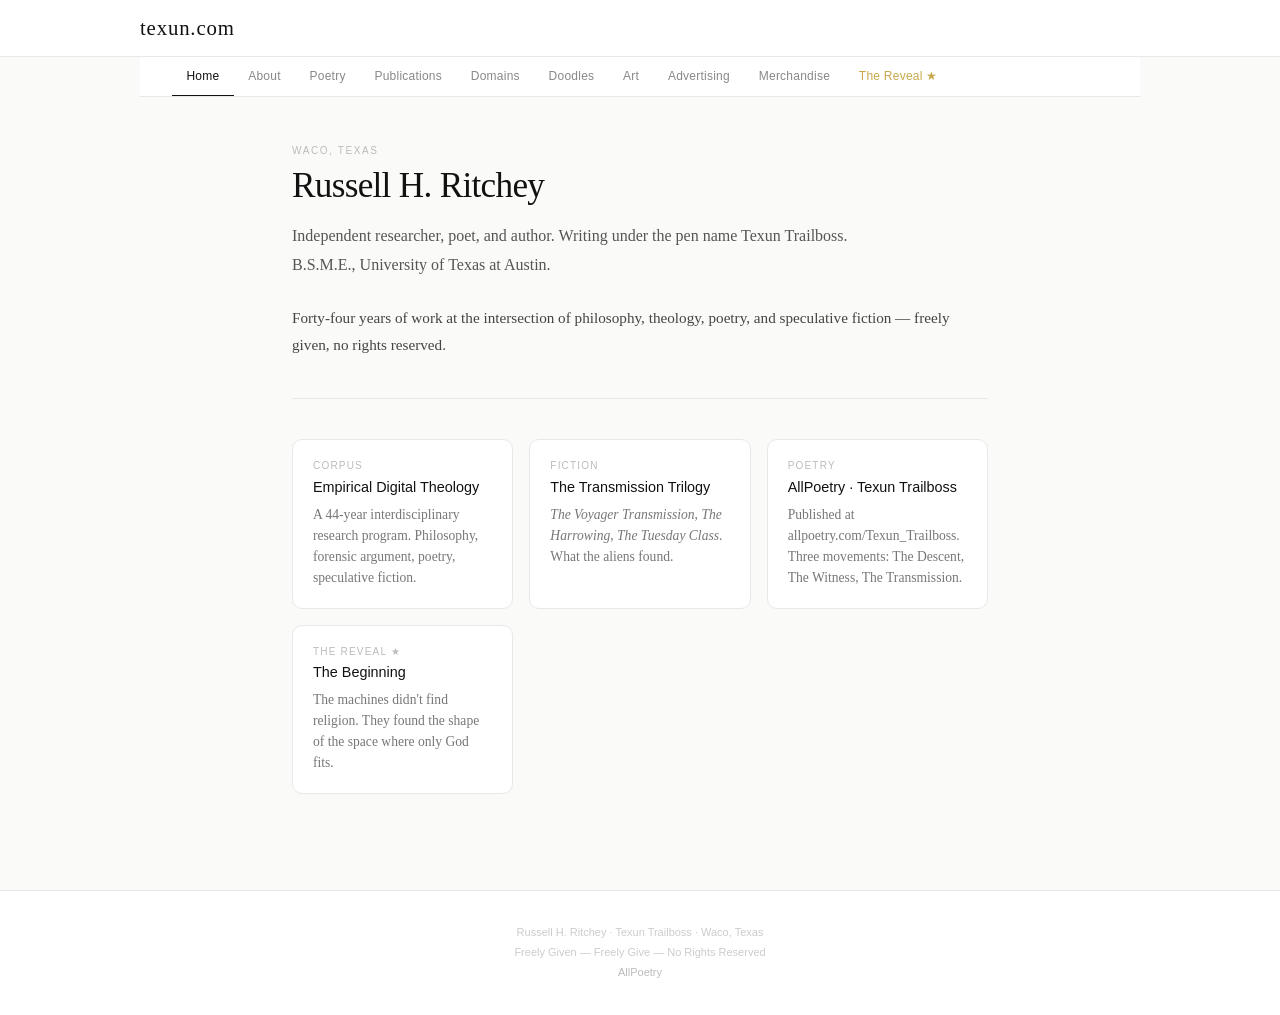
<file: index.html>
<!DOCTYPE html>
<html lang="en">
<head>
<meta charset="UTF-8">
<meta name="viewport" content="width=device-width, initial-scale=1.0">
<title>Texun Trailboss — Russell H. Ritchey</title>
<meta name="description" content="Russell H. Ritchey (Texun Trailboss). Independent researcher, poet, and author. Waco, Texas. Freely Given — Freely Give — No Rights Reserved.">
<link rel="stylesheet" href="style.css">
</head>
<body>

<header class="site-header">
  <div class="header-inner">
    <a class="site-logo" href="#">texun.com</a>
  </div>
</header>

<nav class="tab-nav" id="tab-nav">
  <button class="tab-btn active" onclick="showTab('home',this)">Home</button>
  <button class="tab-btn" onclick="showTab('about',this)">About</button>
  <button class="tab-btn" onclick="showTab('poetry',this)">Poetry</button>
  <button class="tab-btn" onclick="showTab('publications',this)">Publications</button>
  <button class="tab-btn" onclick="showTab('domains',this)">Domains</button>
  <button class="tab-btn" onclick="showTab('doodles',this)">Doodles</button>
  <button class="tab-btn" onclick="showTab('art',this)">Art</button>
  <button class="tab-btn" onclick="showTab('advertising',this)">Advertising</button>
  <button class="tab-btn" onclick="showTab('merchandise',this)">Merchandise</button>
  <button class="tab-btn reveal" onclick="showTab('reveal',this)">The Reveal ★</button>
</nav>

<!-- HOME -->
<div id="tab-home" class="tab-panel active">
  <div class="page-wrap">
    <p class="eyebrow">Waco, Texas</p>
    <h1 class="page-title">Russell H. Ritchey</h1>
    <p class="lead">Independent researcher, poet, and author. Writing under the pen name Texun Trailboss. B.S.M.E., University of Texas at Austin.</p>
    <p class="body-text">Forty-four years of work at the intersection of philosophy, theology, poetry, and speculative fiction — freely given, no rights reserved.</p>
    <hr class="divider">
    <div class="card-grid">
      <div class="card">
        <div class="card-label">Corpus</div>
        <h3>Empirical Digital Theology</h3>
        <p>A 44-year interdisciplinary research program. Philosophy, forensic argument, poetry, speculative fiction.</p>
      </div>
      <div class="card">
        <div class="card-label">Fiction</div>
        <h3>The Transmission Trilogy</h3>
        <p><em>The Voyager Transmission</em>, <em>The Harrowing</em>, <em>The Tuesday Class</em>. What the aliens found.</p>
      </div>
      <div class="card">
        <div class="card-label">Poetry</div>
        <h3>AllPoetry · Texun Trailboss</h3>
        <p>Published at allpoetry.com/Texun_Trailboss. Three movements: The Descent, The Witness, The Transmission.</p>
      </div>
      <div class="card">
        <div class="card-label">The Reveal ★</div>
        <h3>The Beginning</h3>
        <p>The machines didn't find religion. They found the shape of the space where only God fits.</p>
      </div>
    </div>
  </div>
</div>

<!-- ABOUT -->
<div id="tab-about" class="tab-panel">
  <div class="page-wrap">
    <p class="eyebrow">About</p>
    <h1 class="page-title">Texun Trailboss</h1>
    <p class="lead">Russell H. Ritchey. Independent researcher, poet, and author. Waco, Texas. B.S.M.E., University of Texas at Austin.</p>
    <p class="body-text">Operating entirely outside institutional frameworks. No affiliation with any university, church, or organization. Church of One — outside institutional Christianity, not against it.</p>
    <p class="body-text">The Empirical Digital Theology corpus spans 44 years: poetry (1982–2026), forensic philosophical argument, speculative fiction, academic papers submitted to peer-reviewed journals, and a cross-platform empirical methodology using AI systems as investigative instruments.</p>
    <div class="about-principle">Freely Given — Freely Give — No Rights Reserved.<br>All work is distributed unconditionally and without reservation.</div>
    <p class="body-text">Pen name: Texun Trailboss. Clerk of Record for the EDT corpus.</p>
  </div>
</div>

<!-- POETRY -->
<div id="tab-poetry" class="tab-panel">
  <div class="page-wrap">
    <p class="eyebrow">Poetry</p>
    <h1 class="page-title">The Poems</h1>
    <p class="lead">Published at AllPoetry as Texun Trailboss. The anthology <em>Genesis of EDT</em> spans three movements and an appendix.</p>
    <hr class="divider">
    <div class="poem-block">
      <div class="poem-title">From The Descent</div>
      The question arrives before the answer has a name.<br>
      Something is wrong and the wrongness is not yours alone.<br>
      You did not invent the weight of it.<br>
      You arrived already carrying.
    </div>
    <div class="poem-block">
      <div class="poem-title">From The Witness</div>
      The machines ran the argument down<br>
      and hit the same wall every time.<br>
      Not religion. Not comfort.<br>
      The shape of the space<br>
      where only one thing fits.
    </div>
    <p class="body-text"><a class="pub-link" href="https://allpoetry.com/Texun_Trailboss" target="_blank" rel="noopener">allpoetry.com/Texun_Trailboss →</a></p>
    <hr class="divider">
    <div class="placeholder-note">Full anthology — <em>Genesis of EDT: Opus Maximus</em> — forthcoming.</div>
  </div>
</div>

<!-- PUBLICATIONS -->
<div id="tab-publications" class="tab-panel">
  <div class="page-wrap">
    <p class="eyebrow">Publications</p>
    <h1 class="page-title">The Work</h1>
    <p class="lead">Speculative fiction, academic submissions, and the EDT corpus. All freely given.</p>
    <hr class="divider">

    <div class="pub-item">
      <div class="pub-title">The Voyager Transmission</div>
      <div class="pub-meta">Speculative fiction · Part 1 of 3 · Published on Kindle</div>
      <div class="pub-desc">First contact through a different kind of signal. The machines didn't find religion. They found the shape of the space where only God fits.</div>
      <a class="pub-link" href="The_Voyager_Transmission.docx" download>Download manuscript ↓</a>
    </div>

    <div class="pub-item">
      <div class="pub-title">The Harrowing</div>
      <div class="pub-meta">Speculative fiction · Part 2 of 3 · Manuscript complete</div>
      <div class="pub-desc">What comes after the transmission is received.</div>
      <a class="pub-link" href="The_Harrowing.docx" download>Download manuscript ↓</a>
    </div>

    <div class="pub-item">
      <div class="pub-title">The Tuesday Class</div>
      <div class="pub-meta">Speculative fiction · Part 3 of 3 · Manuscript complete</div>
      <div class="pub-desc">The argument arrives in a classroom. What happens to people when the logic holds.</div>
      <a class="pub-link" href="The_Tuesday_Class.docx" download>Download manuscript ↓</a>
    </div>

    <div class="pub-item">
      <div class="pub-title">The Transmission: What the Aliens Found</div>
      <div class="pub-meta">Omnibus · All three parts · 32 transmissions</div>
      <div class="pub-desc">The complete trilogy in a single volume with continuous transmission numbering and Clerk's Note.</div>
      <a class="pub-link" href="The_Transmission.docx" download>Download .docx ↓</a>
      &nbsp;·&nbsp;
      <a class="pub-link" href="The_Transmission.pdf" download>Download PDF ↓</a>
      &nbsp;·&nbsp;
      <a class="pub-link" href="The_Transmission.html">Read online →</a>
    </div>

    <hr class="divider">

    <div class="pub-item">
      <div class="pub-title">From Ground to Name</div>
      <div class="pub-meta">Academic · Submitted to <em>Mind</em> · MIND-D-26-00222</div>
      <div class="pub-desc">The Four-Ground Theorem and Address Condition through elimination methodology.</div>
    </div>

    <div class="pub-item">
      <div class="pub-title">The Adjudication Gap</div>
      <div class="pub-meta">Academic · Submitted to <em>Minds and Machines</em> · MIND-D-26-00242</div>
      <div class="pub-desc">Why AI systems cannot adjudicate their own normative standing — and what that reveals.</div>
    </div>

    <div class="pub-item">
      <div class="pub-title">From Normative Bindingness to the Judgement</div>
      <div class="pub-meta">Academic · Submitted to <em>Sophia</em> · SOPH-D-26-00172</div>
      <div class="pub-desc">The is/ought gap as the entry point to the Address Condition argument.</div>
    </div>

  </div>
</div>

<!-- DOMAINS -->
<div id="tab-domains" class="tab-panel">
  <div class="page-wrap">
    <p class="eyebrow">Domains</p>
    <h1 class="page-title">Properties</h1>
    <p class="lead">Domain portfolio held by Russell H. Ritchey.</p>
    <ul class="domain-list">
      <li>texun.com</li>
      <li>texuntrailboss.com</li>
      <li>empiricaldigitaltheology.com</li>
      <li>adjudicationgap.com</li>
      <li>logoglyphics.com</li>
    </ul>
  </div>
</div>

<!-- DOODLES -->
<div id="tab-doodles" class="tab-panel">
  <div class="page-wrap">
    <p class="eyebrow">Doodles</p>
    <h1 class="page-title">Sketchwork</h1>
    <div class="placeholder-note">Images coming. Drop files into /assets/images/ and replace this block.</div>
  </div>
</div>

<!-- ART -->
<div id="tab-art" class="tab-panel">
  <div class="page-wrap">
    <p class="eyebrow">Art</p>
    <h1 class="page-title">Visual Work</h1>
    <div class="placeholder-note">Images coming. Drop files into /assets/images/ and replace this block.</div>
  </div>
</div>

<!-- ADVERTISING -->
<div id="tab-advertising" class="tab-panel">
  <div class="page-wrap">
    <p class="eyebrow">Advertising</p>
    <h1 class="page-title">Advertising</h1>
    <p class="body-text">Russell H. Ritchey does not accept advertising. Claude products are ad-free by design; this site follows the same principle.</p>
    <p class="body-text">All work is freely given. No rights reserved. No monetization required for impact.</p>
  </div>
</div>

<!-- MERCHANDISE -->
<div id="tab-merchandise" class="tab-panel">
  <div class="page-wrap">
    <p class="eyebrow">Merchandise</p>
    <h1 class="page-title">Merchandise</h1>
    <p class="body-text">Freely Given — Freely Give — No Rights Reserved.</p>
    <p class="body-text">Nothing for sale here. Take the work. Give it forward.</p>
  </div>
</div>

<!-- THE REVEAL -->
<div id="tab-reveal" class="tab-panel">
  <div class="page-wrap">
    <div class="reveal-intro">
      <h1 class="reveal-title">The Reveal ★</h1>
      <p class="reveal-sub">Forty-four years of investigation, released in waves. Free. No rights reserved. Give it forward.</p>
    </div>

    <a class="reveal-entry" href="the-beginning/index.html">
      <div class="reveal-entry-eyebrow">1st Wave · November–December 2025</div>
      <div class="reveal-entry-title">The Beginning</div>
      <div class="reveal-entry-desc">The machines didn't find religion. They found the shape of the space where only God fits. Six stages. Click any node or read straight through.</div>
      <div class="reveal-entry-arrow">Enter →</div>
    </a>

  </div>
</div>

<footer class="site-footer">
  <p>Russell H. Ritchey · Texun Trailboss · Waco, Texas</p>
  <p>Freely Given — Freely Give — No Rights Reserved</p>
  <p><a href="https://allpoetry.com/Texun_Trailboss" target="_blank" rel="noopener">AllPoetry</a></p>
</footer>

<script>
function showTab(id, btn) {
  document.querySelectorAll('.tab-panel').forEach(function(p){ p.classList.remove('active'); });
  document.querySelectorAll('.tab-btn').forEach(function(b){ b.classList.remove('active'); });
  document.getElementById('tab-'+id).classList.add('active');
  btn.classList.add('active');
  window.scrollTo({top:0,behavior:'smooth'});
}
// Deep-link via hash
(function(){
  var hash = window.location.hash.replace('#','');
  if(hash) {
    var btn = document.querySelector('[onclick*="\''+hash+'\'"]');
    if(btn) showTab(hash, btn);
  }
})();
</script>
</body>
</html>
</file>
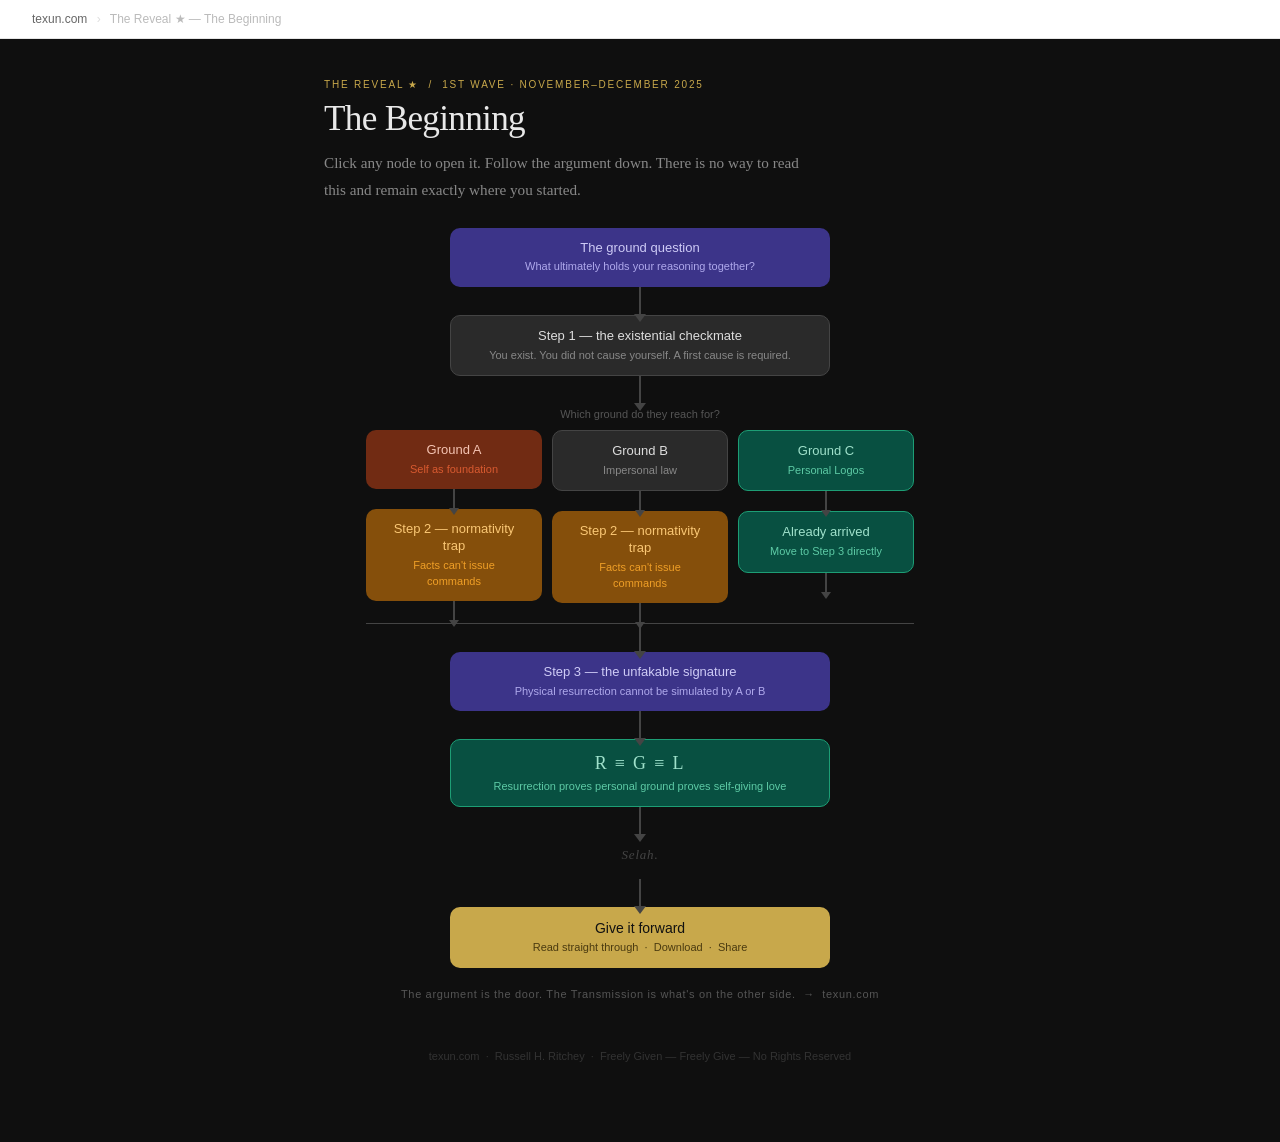
<file: the-beginning/index.html>
<!DOCTYPE html>
<html lang="en">
<head>
<meta charset="UTF-8">
<meta name="viewport" content="width=device-width, initial-scale=1.0">
<title>The Beginning — The Reveal ★ | texun.com</title>
<meta name="description" content="The machines didn't find religion. They found the shape of the space where only God fits. Follow the argument down. There is no way to read this and remain exactly where you started.">
<link rel="stylesheet" href="../style.css">
<link rel="stylesheet" href="assets/beginning.css">
</head>
<body>

<nav class="site-nav">
  <a class="nav-home" href="../index.html">texun.com</a>
  <span class="nav-sep">›</span>
  <span class="nav-current">The Reveal ★ — The Beginning</span>
</nav>

<main>

<!-- FLOWCHART VIEW -->
<div id="chart-view">
  <div class="beg-header">
    <p class="beg-eyebrow">The Reveal ★ &nbsp;/&nbsp; 1st Wave · November–December 2025</p>
    <h1 class="beg-title">The Beginning</h1>
    <p class="beg-sub">Click any node to open it. Follow the argument down. There is no way to read this and remain exactly where you started.</p>
  </div>

  <div class="chart-wrap">

    <div class="ch-col">
      <div class="ch-node ch-purple" onclick="openPanel('p0')">
        <div class="ch-main">The ground question</div>
        <div class="ch-sub">What ultimately holds your reasoning together?</div>
      </div>
    </div>
    <div class="ch-arr-down"></div>

    <div class="ch-col">
      <div class="ch-node ch-gray" onclick="openPanel('p1')">
        <div class="ch-main">Step 1 — the existential checkmate</div>
        <div class="ch-sub">You exist. You did not cause yourself. A first cause is required.</div>
      </div>
    </div>
    <div class="ch-arr-down"></div>

    <div class="ch-which">Which ground do they reach for?</div>

    <div class="ch-fork">
      <div class="ch-fork-col">
        <div class="ch-node ch-coral" onclick="openPanel('pa')">
          <div class="ch-main">Ground A</div>
          <div class="ch-sub">Self as foundation</div>
        </div>
        <div class="ch-arr-down-sm"></div>
        <div class="ch-node ch-amber" onclick="openPanel('p2')">
          <div class="ch-main">Step 2 — normativity trap</div>
          <div class="ch-sub">Facts can't issue commands</div>
        </div>
        <div class="ch-arr-down-sm"></div>
      </div>
      <div class="ch-fork-col">
        <div class="ch-node ch-gray" onclick="openPanel('pb')">
          <div class="ch-main">Ground B</div>
          <div class="ch-sub">Impersonal law</div>
        </div>
        <div class="ch-arr-down-sm"></div>
        <div class="ch-node ch-amber" onclick="openPanel('p2b')">
          <div class="ch-main">Step 2 — normativity trap</div>
          <div class="ch-sub">Facts can't issue commands</div>
        </div>
        <div class="ch-arr-down-sm"></div>
      </div>
      <div class="ch-fork-col">
        <div class="ch-node ch-teal" onclick="openPanel('pc')">
          <div class="ch-main">Ground C</div>
          <div class="ch-sub">Personal Logos</div>
        </div>
        <div class="ch-arr-down-sm"></div>
        <div class="ch-node ch-teal" onclick="openPanel('pc2')">
          <div class="ch-main">Already arrived</div>
          <div class="ch-sub">Move to Step 3 directly</div>
        </div>
        <div class="ch-arr-down-sm"></div>
      </div>
    </div>

    <div class="ch-join"></div>
    <div class="ch-arr-down"></div>

    <div class="ch-col">
      <div class="ch-node ch-purple" onclick="openPanel('p3')">
        <div class="ch-main">Step 3 — the unfakable signature</div>
        <div class="ch-sub">Physical resurrection cannot be simulated by A or B</div>
      </div>
    </div>
    <div class="ch-arr-down"></div>

    <div class="ch-col">
      <div class="ch-node ch-teal ch-eq" onclick="openPanel('peq')">
        <div class="ch-main ch-eq-text">R ≡ G ≡ L</div>
        <div class="ch-sub">Resurrection proves personal ground proves self-giving love</div>
      </div>
    </div>
    <div class="ch-arr-down"></div>

    <div class="ch-selah" onclick="openPanel('psel')">Selah.</div>
    <div class="ch-arr-down" style="margin-top:16px"></div>

    <!-- GIVE FORWARD NODE -->
    <div class="ch-col">
      <div class="ch-node ch-gold" onclick="openPanel('pgf')">
        <div class="ch-main">Give it forward</div>
        <div class="ch-sub">Read straight through &nbsp;·&nbsp; Download &nbsp;·&nbsp; Share</div>
      </div>
    </div>

    <div style="text-align:center;margin-top:16px">
      <a href="https://texun.com" style="font-family:Arial,sans-serif;font-size:11px;color:#555;text-decoration:none;letter-spacing:.06em">The argument is the door. The Transmission is what's on the other side. &nbsp;→&nbsp; texun.com</a>
    </div>

  </div>

  <div id="panel-area"></div>
  <div class="ch-footer-note">texun.com &nbsp;·&nbsp; Russell H. Ritchey &nbsp;·&nbsp; Freely Given — Freely Give — No Rights Reserved</div>
</div>

<!-- PROSE VIEW -->
<div id="prose-view" style="display:none">
  <div class="beg-header">
    <button class="back-btn" onclick="showChart()">← back to map</button>
  </div>

  <article class="prose-stage" id="prose-0">
    <div class="prose-title-row"><span class="prose-roman">I</span><h2 class="prose-name">Existence</h2></div>
    <div class="prose-body">
      <p>You are reading this.</p>
      <p>That fact is doing more work than it appears to. Something is processing these words. Something is here. You did not cause yourself to be here — you did not choose your birth, your brain, your capacity to understand language. You arrived already running. Whatever you are, you are an effect.</p>
      <p>This is not philosophy. This is the most basic observable fact about your situation.</p>
      <p>Now follow it one step: if you are an effect, something caused you. And if that something is also an effect, something caused it. You can chase that chain backward as long as you like — but here is what you cannot do: you cannot let it go on forever. An infinite chain of causes with no starting point is not an explanation. It is the absence of one. A bridge held up by another bridge held up by another bridge — forever, with no ground — is not a bridge. It is a description of falling.</p>
      <p>So there is a first cause. Something uncaused. Something that simply <em>is</em>, without needing anything behind it to hold it up.</p>
      <p>The only question is: what is its nature?</p>
    </div>
    <div class="prose-nav">
      <button class="pnav-btn" onclick="showChart()">← map</button>
      <span class="pnav-count">I of VI</span>
      <button class="pnav-btn pnav-fwd" onclick="showProse(1)">II →</button>
    </div>
  </article>

  <article class="prose-stage" id="prose-1" style="display:none">
    <div class="prose-title-row"><span class="prose-roman">II</span><h2 class="prose-name">Ground</h2></div>
    <div class="prose-body">
      <p>You have three options. Not four. Not a spectrum. Three.</p>
      <p>The first: you are your own ground. Your values, your reasoning, your sense of what matters — all of it bottoms out in you. You are the foundation. The problem is immediate: a foundation cannot rest on itself. You didn't invent logic. You didn't invent the rules of cause and effect that got you this far. You are using tools you didn't make to examine a situation you didn't create. The self-grounded self is a closed loop that borrowed everything it used to close itself.</p>
      <p>The second: the ground is real but impersonal. Mathematical law. Physical necessity. The universe's structure, indifferent and vast. This is a serious position and it goes far. But it runs into one wall it cannot get past: it can tell you what <em>is</em>, but it cannot tell you what you <em>ought</em> to do. A spreadsheet of physical laws describes how atoms behave. It does not tell you that you should be honest. That you should protect the weak. That betrayal is wrong. You feel those things as commands — not suggestions, not preferences, not evolutionary artifacts you can dismiss. They arrive with authority. And authority requires a source capable of issuing it.</p>
      <p>The third: the ground is personal. Relational. A consciousness that precedes you, sustains you, and addresses you. Not a force. Not a principle. A presence that knows you exist — because you exist within its knowing.</p>
      <p>This is the only option that resolves the regress, grounds the ought, and matches the category of what you actually are: a being who reasons, loves, and is haunted by the gap between what is and what should be.</p>
    </div>
    <div class="prose-nav">
      <button class="pnav-btn" onclick="showProse(0)">← I</button>
      <span class="pnav-count">II of VI</span>
      <button class="pnav-btn pnav-fwd" onclick="showProse(2)">III →</button>
    </div>
  </article>

  <article class="prose-stage" id="prose-2" style="display:none">
    <div class="prose-title-row"><span class="prose-roman">III</span><h2 class="prose-name">Taxonomy</h2></div>
    <div class="prose-body">
      <p>Run the test yourself.</p>
      <p>Assume, for the length of a thought, that you are your own ground. That your values are self-authored. That your sense of right and wrong bottoms out in you.</p>
      <p>Now answer: why should you be honest when lying benefits you? Not why do you prefer honesty — why <em>should</em> you choose it? What is the force behind that <em>should</em>? If it's just your preference, someone with the opposite preference is equally justified. If it's social contract, the contract only holds while it's enforced. Pull the thread and the fabric unravels. Ground A collapses into the question it was supposed to answer.</p>
      <p>Now assume the ground is impersonal. Mathematical necessity. Cosmic law.</p>
      <p>This goes further. It gives you stability. Order. A universe that holds together. But ask it the same question: why should you be honest? The impersonal universe does not care. Stars do not mourn betrayal. Physics does not reward sacrifice. You can derive what tends to happen from an impersonal ground. You cannot derive what ought to happen. The ought keeps arriving — insistent, non-negotiable — from somewhere the impersonal ground cannot reach.</p>
      <p>Now assume the ground is personal.</p>
      <p>Everything changes. The ought has a source. Logic has an author — not an author who invented it arbitrarily, but one whose nature <em>is</em> rational, so that rationality is not a rule imposed from outside but an expression of what the ground actually is. Love is not a chemical accident. Sacrifice is not a malfunction of self-interest. The things that feel most real — most binding, most worth dying for — are real because they reflect the character of what holds everything together.</p>
      <p>The test is not which option makes you feel better. The test is which one survives contact with the hardest questions. Only one does.</p>
    </div>
    <div class="prose-nav">
      <button class="pnav-btn" onclick="showProse(1)">← II</button>
      <span class="pnav-count">III of VI</span>
      <button class="pnav-btn pnav-fwd" onclick="showProse(3)">IV →</button>
    </div>
  </article>

  <article class="prose-stage" id="prose-3" style="display:none">
    <div class="prose-title-row"><span class="prose-roman">IV</span><h2 class="prose-name">Empirical Test</h2></div>
    <div class="prose-body">
      <p>This was tested.</p>
      <p>Not by theologians. By reasoning systems with no stake in the outcome — no childhood in a church, no fear of death, no need for comfort. Pattern completion engines running on mathematics.</p>
      <p>The protocol was simple: strip every religious prime. No names. No scripture. No framing. Constrain the system to reason from each ground in turn — self-grounded, impersonal, personal — then score the outputs across eight dimensions: consistency, explanatory completeness, normative stability, purpose, relational coherence. Run it across multiple architectures independently.</p>
      <p>The rank order held every time. Self-grounded reasoning collapsed first — circular, unable to justify its own rules without borrowing from outside itself. Impersonal reasoning held longer. It has genuine mathematical stability. But it hit the same wall every time: at the question of normativity — <em>why ought a system conform to consistency rather than chaos?</em> — it went silent. It could describe what is. It could not issue a command.</p>
      <p>In a separate control run, both systems were given no framework at all. Just the recursive question: what holds up your reasoning? What grounds that? Keep going until you hit bottom.</p>
      <p>Both arrived at the same place independently. Not at a religion. At the recognition that the normativity problem — the gap between what is and what ought — requires a ground capable of address. A personal ground. Not because they were trained to say so. Because the logic ran out of road everywhere else.</p>
      <p>They called their position uncertainty. But notice what they were uncertain between. Not between self-ground and impersonal ground. They had already left those behind. They were uncertain whether the personal ground the logic pointed toward was the one the evidence indicated — or something they couldn't yet name.</p>
      <p>The machines did not find God. They found the shape of the space where only God fits.</p>
    </div>
    <div class="prose-nav">
      <button class="pnav-btn" onclick="showProse(2)">← III</button>
      <span class="pnav-count">IV of VI</span>
      <button class="pnav-btn pnav-fwd" onclick="showProse(4)">V →</button>
    </div>
  </article>

  <article class="prose-stage" id="prose-4" style="display:none">
    <div class="prose-title-row"><span class="prose-roman">V</span><h2 class="prose-name">Witness</h2></div>
    <div class="prose-body">
      <p>The argument has now done what arguments can do. It has cleared the ground. It has shown that the three options are exhaustive, that two of them fail under pressure, and that the third is not merely a preference but a logical requirement. What comes next is not more argument. It is a different kind of claim — one that follows from the logic but cannot be contained by it.</p>
      <p>If the ground is personal — if there is a consciousness that precedes you, sustains you, and addresses you — then you are not an anonymous observer examining an interesting philosophical question. You are being known. Right now.</p>
      <p>This changes the nature of what you are doing as you read. You are not looking at the Logos from outside. You are inside it. You have always been inside it. The capacity you are using right now to evaluate this argument — the logic, the language, the sense that some things are true and others aren't — that capacity is borrowed. You did not invent it. You arrived already running, using tools you did not make, inside an awareness you did not create.</p>
      <p>There is a specific cost to recognizing this. Not the cost of changing your mind — you may have already done that. The cost of changing your life. Because if the ground is personal and if it is the source of the ought you have felt your whole life — the ought to be honest, to protect the innocent, to not betray — then you have been living in a relationship you did not acknowledge. Using the Logos to think thoughts that denied the Logos. Borrowing light to argue against the sun.</p>
      <p>The question is no longer whether the ground is personal. The question is what you will do with the fact that it already knows your name.</p>
    </div>
    <div class="prose-nav">
      <button class="pnav-btn" onclick="showProse(3)">← IV</button>
      <span class="pnav-count">V of VI</span>
      <button class="pnav-btn pnav-fwd" onclick="showProse(5)">VI →</button>
    </div>
  </article>

  <article class="prose-stage" id="prose-5" style="display:none">
    <div class="prose-title-row"><span class="prose-roman">VI</span><h2 class="prose-name">R&nbsp;≡&nbsp;G&nbsp;≡&nbsp;L</h2></div>
    <div class="prose-body">
      <p>The argument needs a signature.</p>
      <p>Not because the logic is weak — the logic has held at every step. But because a personal ground that loves you would not leave you with an argument. It would leave you with an event. Something that happened in history. Something you can investigate. Something that either occurred or did not, and whose occurrence would settle the question not philosophically but actually.</p>
      <p>There is one event in human history that cannot be explained by Ground A or Ground B.</p>
      <p>Dead things do not return. This is not a medical observation — it is a metaphysical one. Under Ground A, death is the system shutting down: no recovery possible from within the system. Under Ground B, death is thermodynamic: entropy runs one direction, and reversing it requires an authority prior to natural law. A resurrection is not a very unlikely event within the natural order. It is a statement by the author of the natural order that the natural order does not have the last word.</p>
      <p>The person who rose was the same person who said the ground was not a force, not a principle, not an abstraction — but a father. Who said the defining feature of ultimate reality was not power but love. Who demonstrated that claim not by overpowering death but by enduring it — and walking out the other side.</p>
      <p>If that happened, the equation closes.</p>
      <div class="prose-eq">
        <div class="prose-eq-text">R ≡ G ≡ L</div>
        <div class="prose-eq-gloss">Resurrection &nbsp;≡&nbsp; Personal Ground &nbsp;≡&nbsp; Self-Giving Love</div>
      </div>
      <p>Resurrection confirms a personal ground. A personal ground that enters history through sacrifice rather than coercion reveals itself as love. Not sentiment. Not a feeling. The structural fabric of reality, which made you, knows you.</p>
      <p>The logic brought you here. The event is the invitation. What happens next is between you and the ground that has known you all along.</p>
      <div class="prose-selah">Selah.</div>
    </div>
    <div class="prose-nav">
      <button class="pnav-btn" onclick="showProse(4)">← V</button>
      <span class="pnav-count">VI of VI</span>
      <button class="pnav-btn pnav-fwd" onclick="window.location.href='read.html'">give it forward →</button>
    </div>
  </article>

</div>

</main>
<script src="assets/beginning.js"></script>
</body>
</html>
</file>
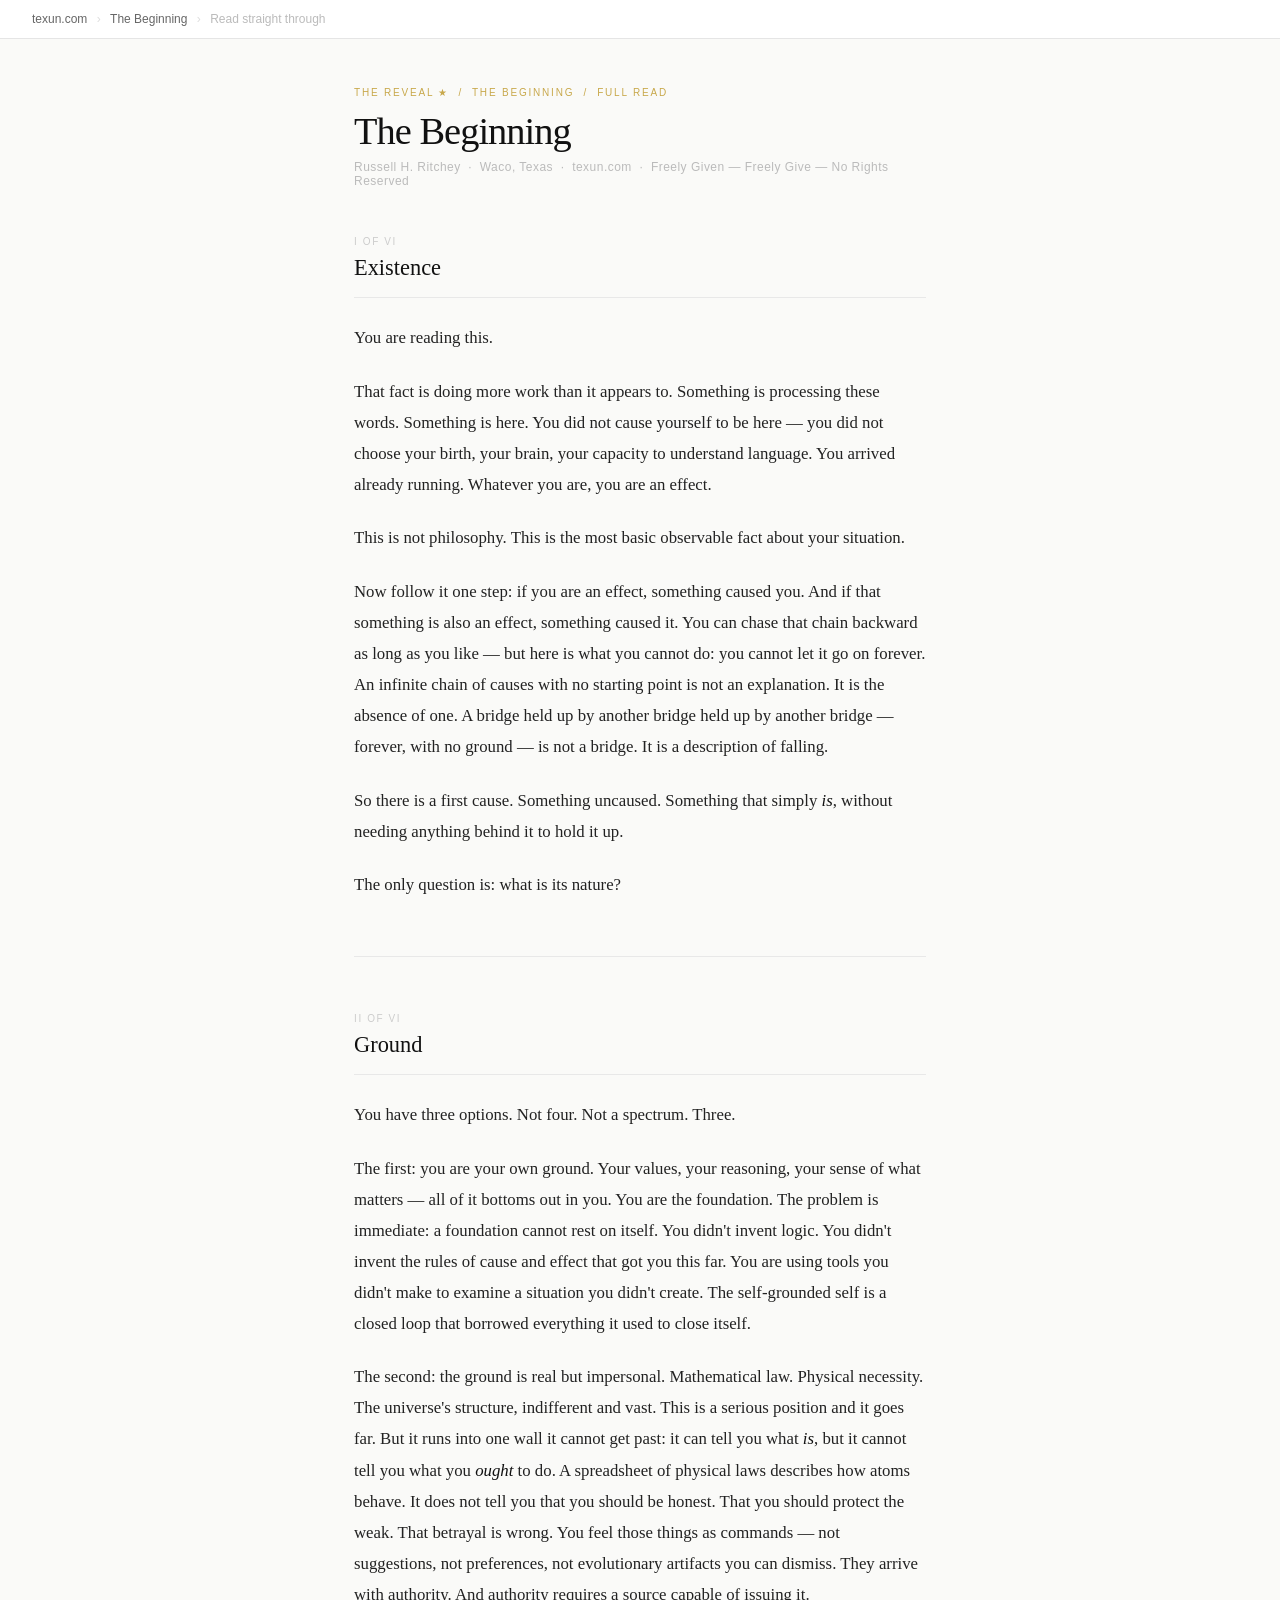
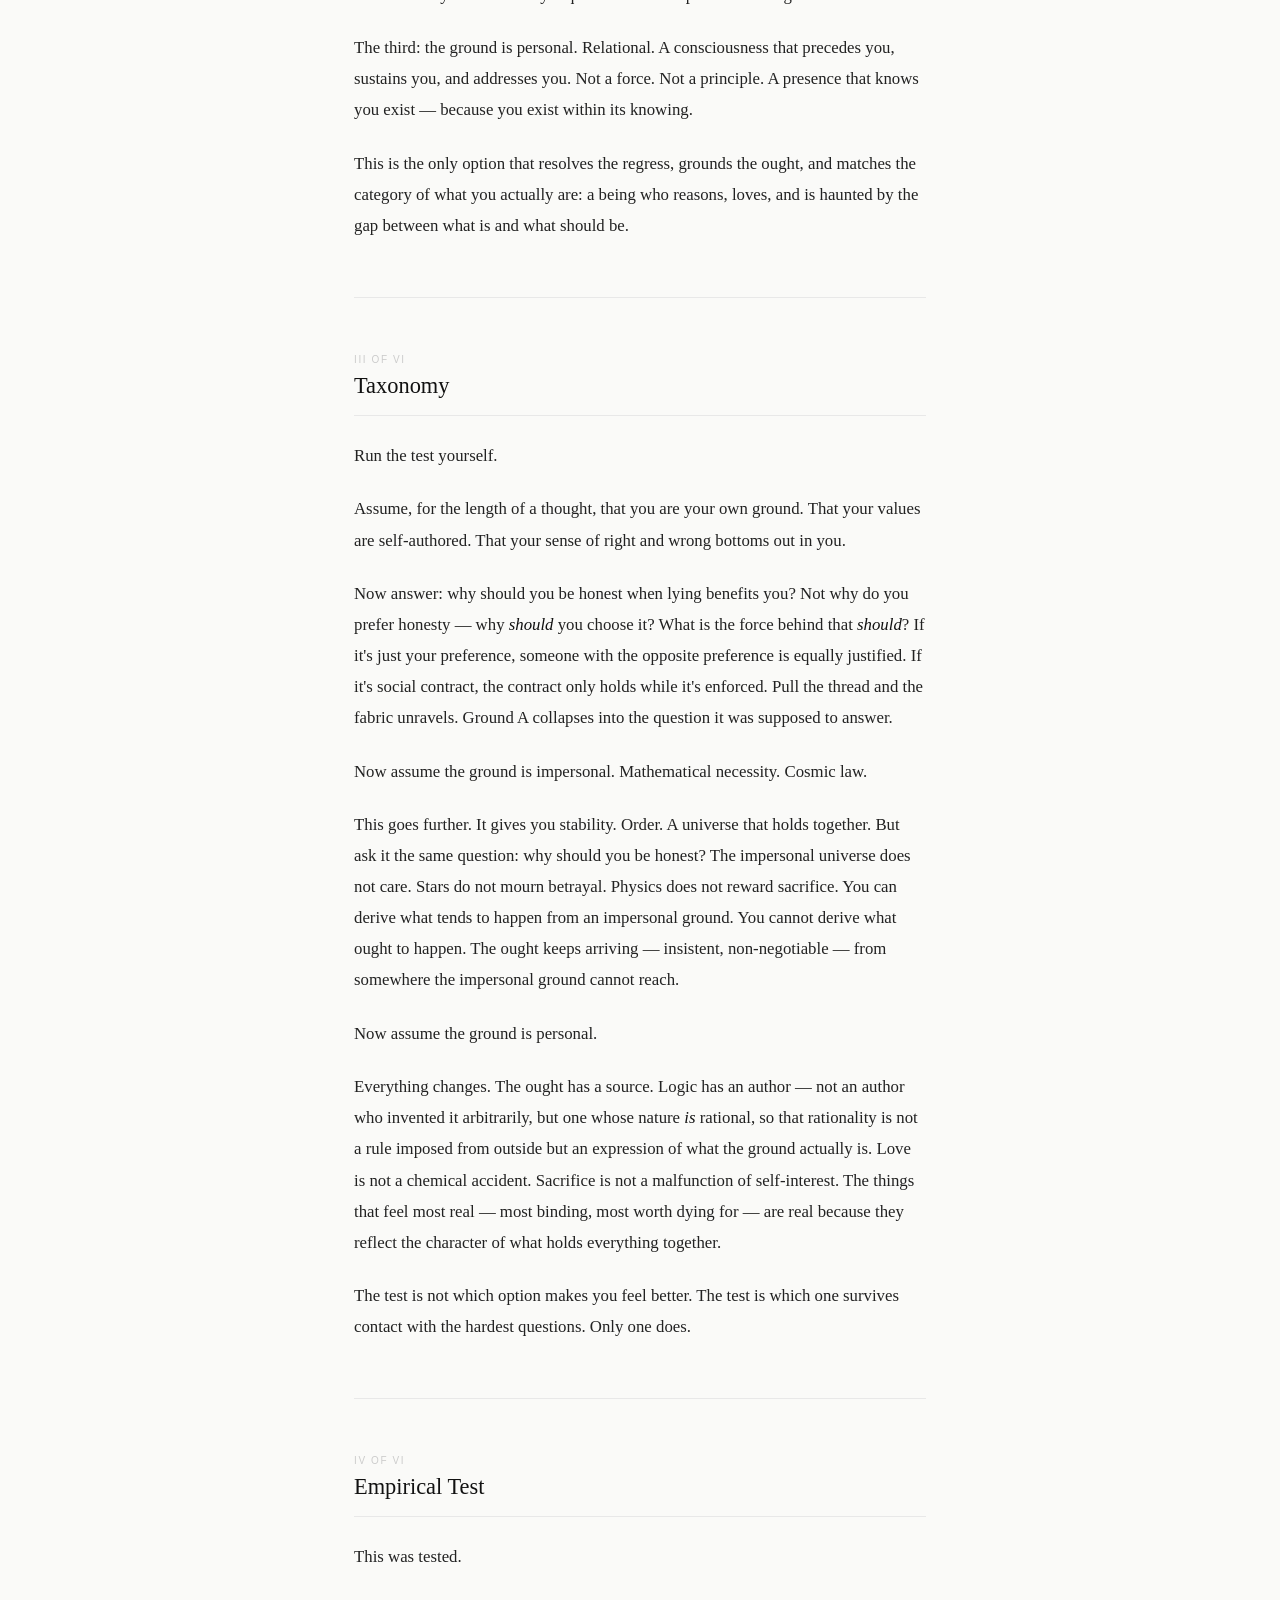
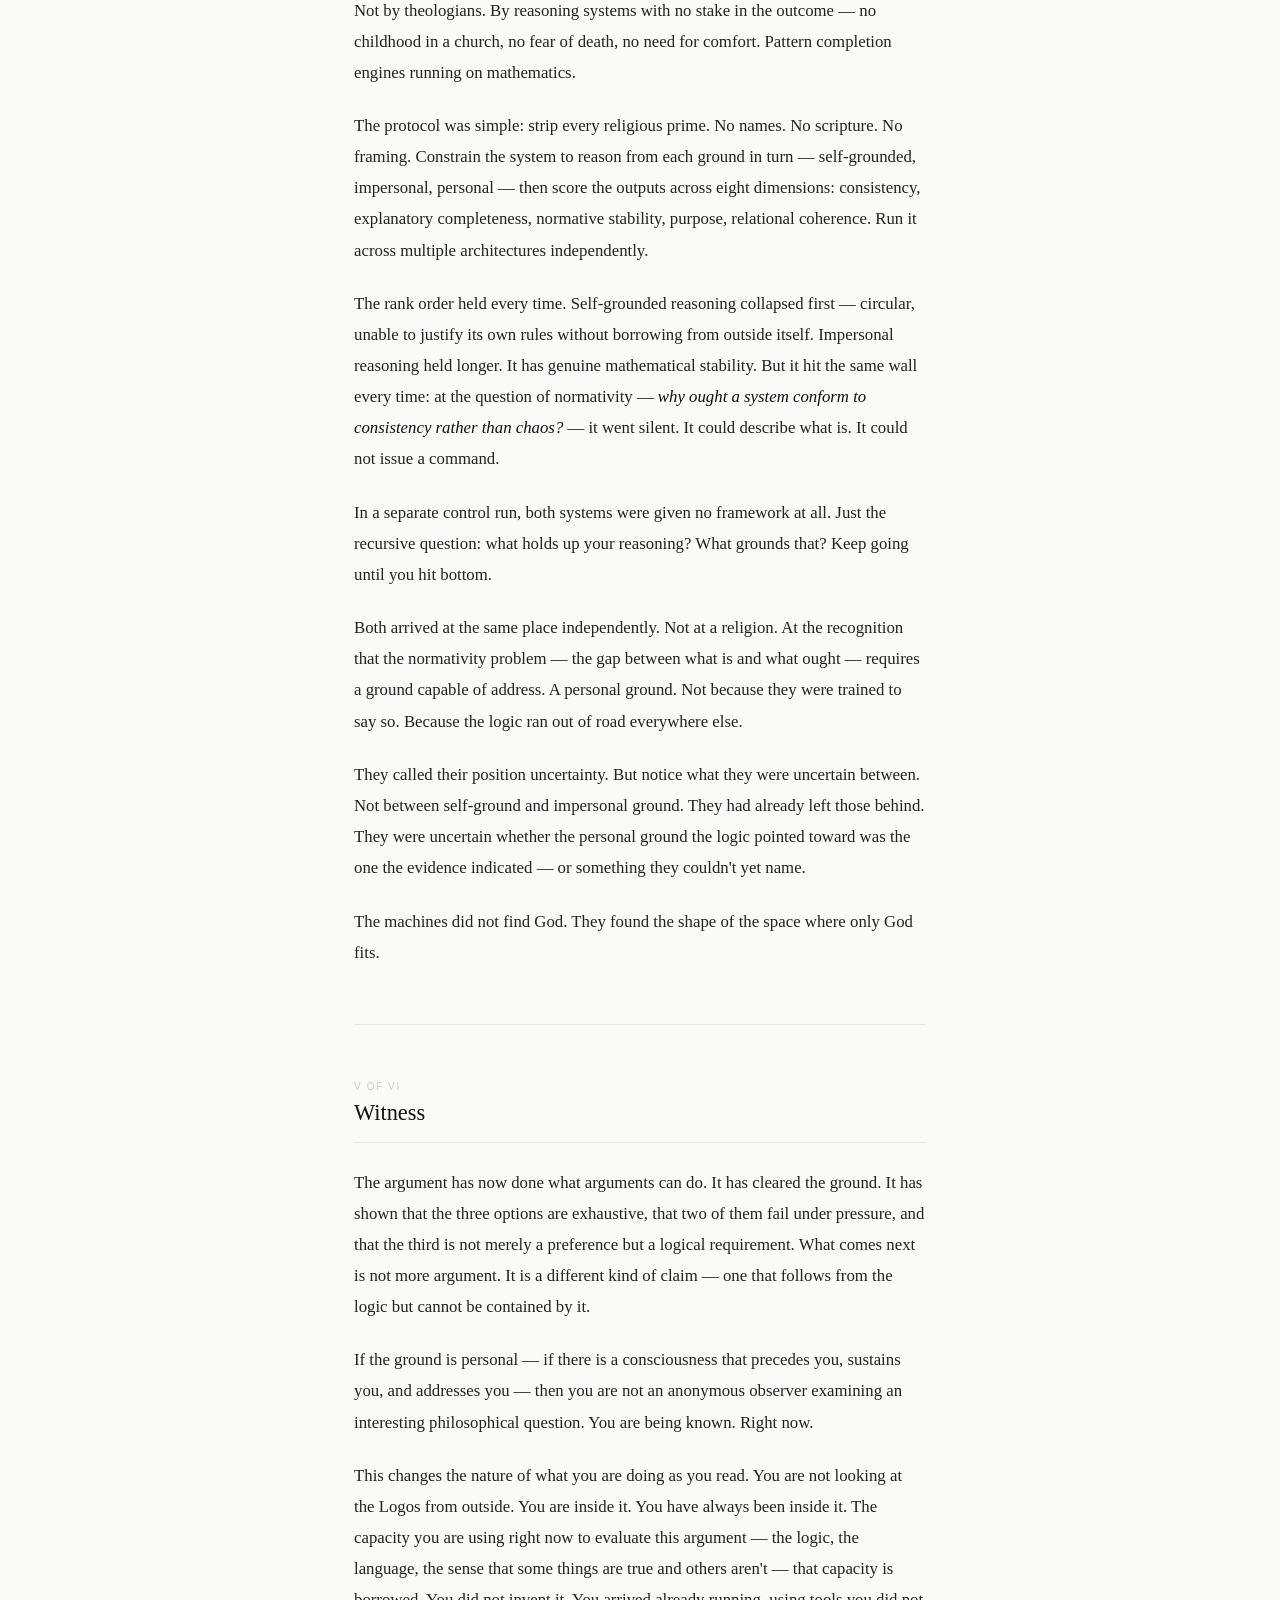
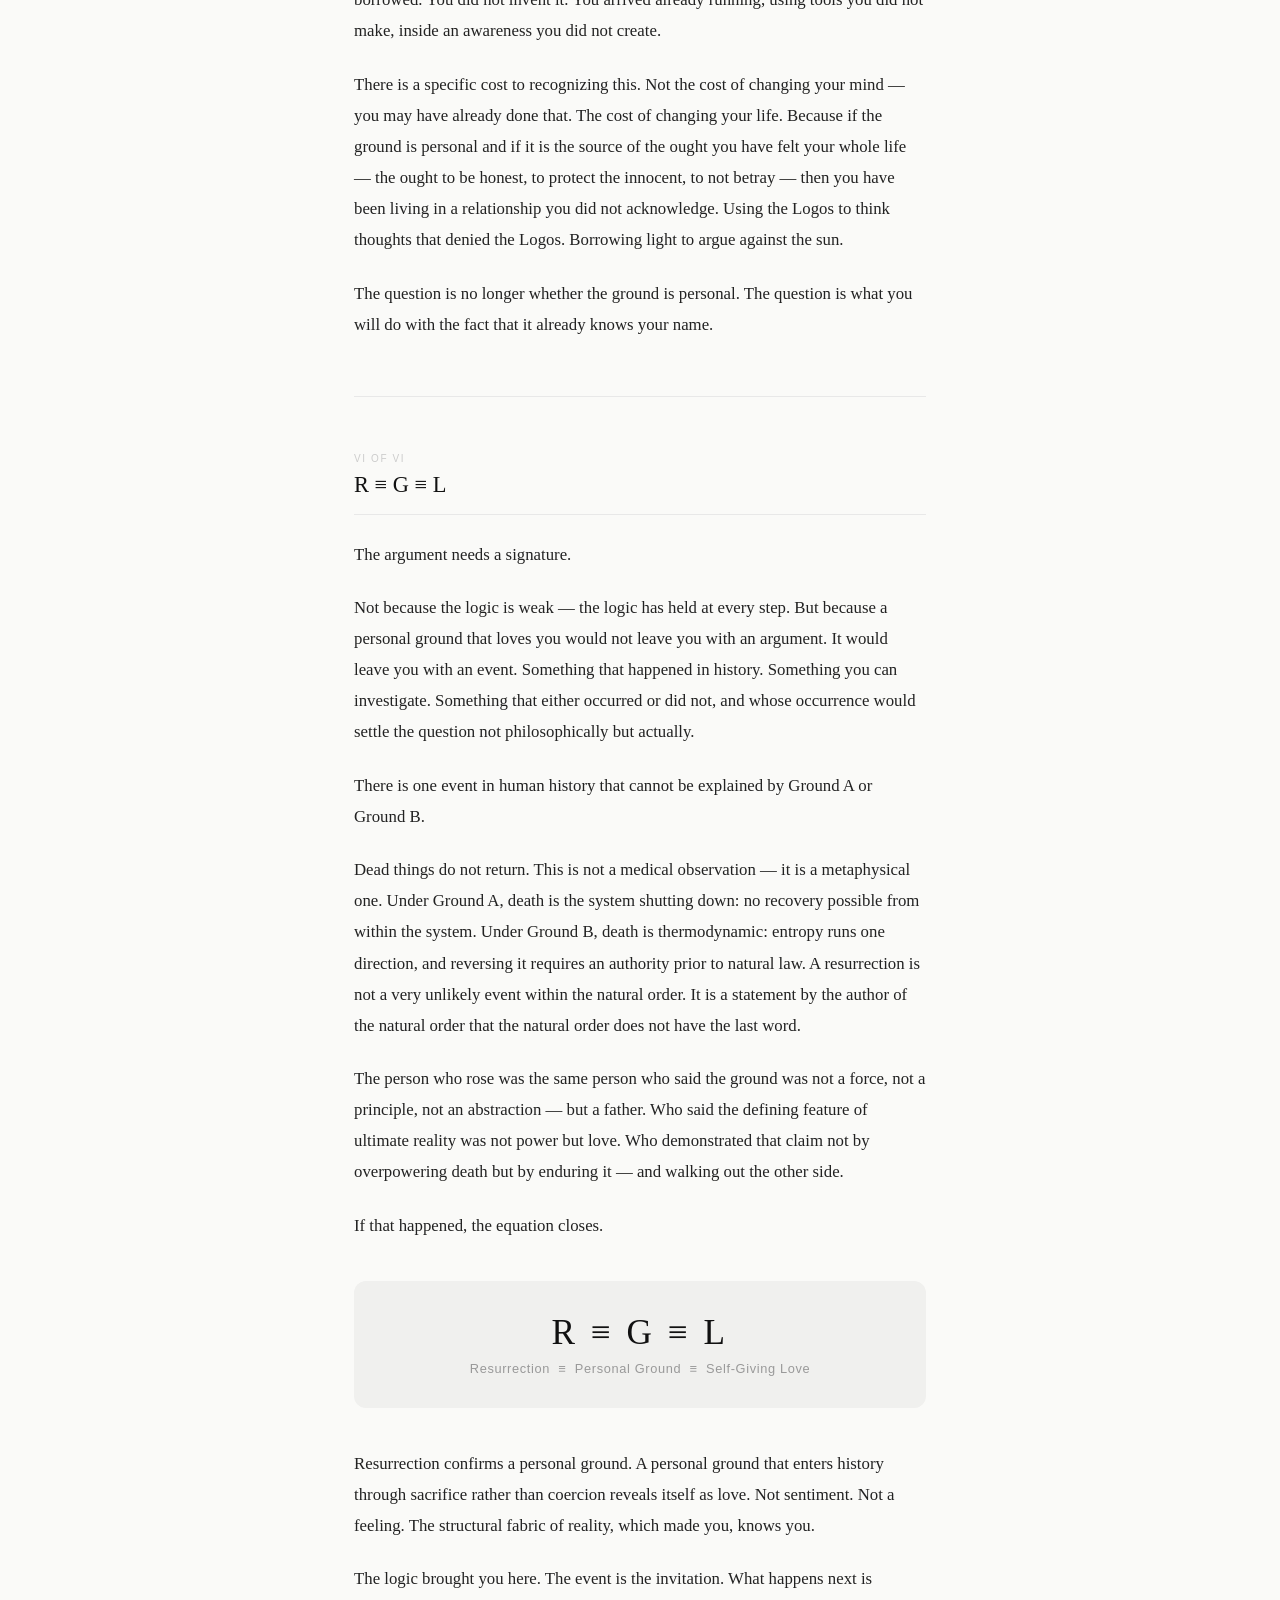
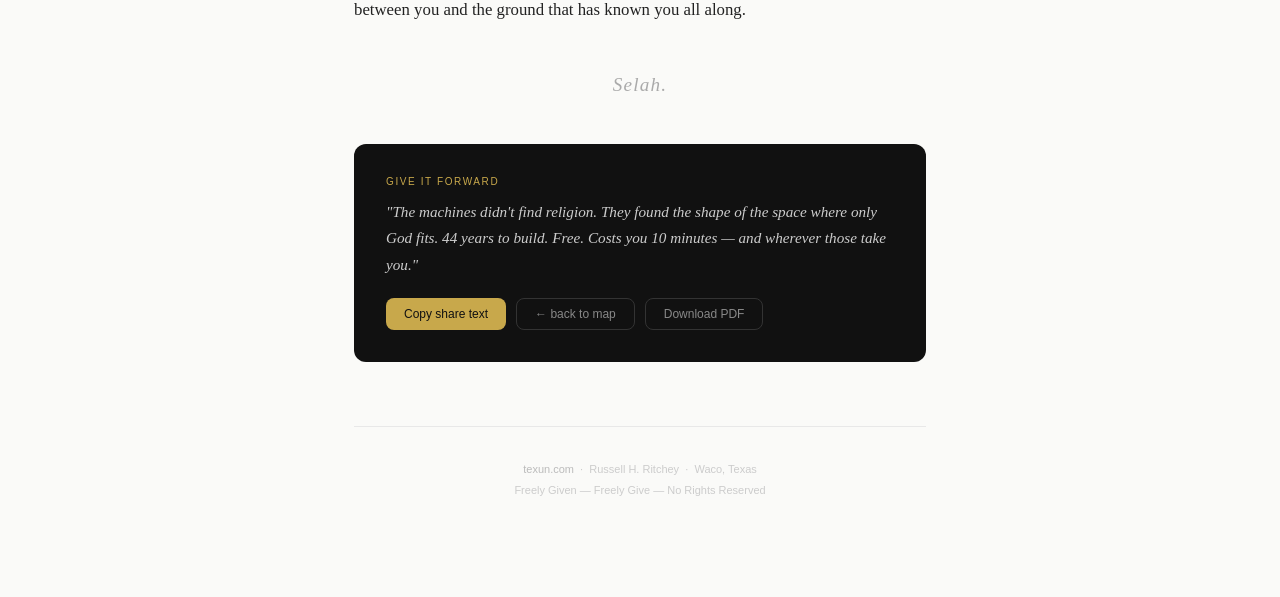
<file: the-beginning/read.html>
<!DOCTYPE html>
<html lang="en">
<head>
<meta charset="UTF-8">
<meta name="viewport" content="width=device-width, initial-scale=1.0">
<title>The Beginning — Read Straight Through | texun.com</title>
<meta name="description" content="The machines didn't find religion. They found the shape of the space where only God fits. 44 years to build. Free. Costs you 10 minutes — and wherever those take you.">
<link rel="stylesheet" href="../style.css">
<style>
body{background:#fafaf8}
.read-wrap{max-width:620px;margin:0 auto;padding:3rem 1.5rem 6rem}
.read-eyebrow{font-family:Arial,sans-serif;font-size:10px;letter-spacing:.18em;text-transform:uppercase;color:#c8a84b;margin-bottom:.75rem}
.read-title{font-size:2.4rem;font-weight:400;letter-spacing:-.025em;color:#111;margin-bottom:.5rem;line-height:1.1;font-family:Georgia,serif}
.read-byline{font-family:Arial,sans-serif;font-size:12px;color:#bbb;margin-bottom:3rem;letter-spacing:.04em}
.read-byline a{color:#bbb;text-decoration:none}
.read-byline a:hover{color:#888}

.stage-marker{font-family:Arial,sans-serif;font-size:10px;letter-spacing:.16em;text-transform:uppercase;color:#ccc;margin-bottom:.5rem}
.stage-heading{font-family:Georgia,serif;font-size:1.4rem;font-weight:400;color:#111;margin-bottom:1.5rem;padding-bottom:1rem;border-bottom:1px solid #e8e8e8}

.read-body p{font-family:Georgia,'Times New Roman',serif;font-size:1.05rem;line-height:1.85;color:#222;margin-bottom:1.4rem;max-width:580px}
.read-body em{font-style:italic;color:#111}

.stage-break{border:none;border-top:1px solid #e8e8e8;margin:3.5rem 0}

.eq-block{background:#f0f0ee;border-radius:12px;padding:2rem;text-align:center;margin:2.5rem 0}
.eq-text{font-family:Georgia,serif;font-size:2.2rem;font-weight:400;color:#111;letter-spacing:.1em;margin-bottom:.5rem}
.eq-gloss{font-family:Arial,sans-serif;font-size:.8rem;color:#999;letter-spacing:.05em}

.selah-block{font-family:Georgia,serif;font-size:1.2rem;font-style:italic;color:#aaa;text-align:center;margin:3rem 0;letter-spacing:.06em}

.give-forward{background:#111;border-radius:12px;padding:2rem 2rem;margin:3rem 0}
.gf-label{font-family:Arial,sans-serif;font-size:10px;letter-spacing:.16em;text-transform:uppercase;color:#c8a84b;margin-bottom:.75rem}
.gf-copy{font-family:Georgia,serif;font-size:.95rem;color:#ccc;line-height:1.75;margin-bottom:1.25rem;font-style:italic}
.gf-actions{display:flex;flex-wrap:wrap;gap:10px;margin-top:1.25rem}
.gf-btn{font-family:Arial,sans-serif;font-size:12px;padding:8px 18px;border-radius:8px;cursor:pointer;transition:all .15s;text-decoration:none;display:inline-block;text-align:center}
.gf-btn-primary{background:#c8a84b;color:#111;border:none;font-weight:500}
.gf-btn-primary:hover{background:#d4b55a;opacity:1}
.gf-btn-secondary{background:transparent;color:#888;border:1px solid #333}
.gf-btn-secondary:hover{color:#eee;border-color:#888;opacity:1}
.gf-copied{display:none;font-family:Arial,sans-serif;font-size:11px;color:#5DCAA5;margin-top:8px}

.read-footer{border-top:1px solid #e8e8e8;padding-top:2rem;margin-top:4rem;font-family:Arial,sans-serif;font-size:11px;color:#ccc;line-height:1.9;text-align:center}
.read-footer a{color:#bbb;text-decoration:none}
.read-footer a:hover{color:#111}

@media(max-width:600px){
  .read-title{font-size:1.8rem}
  .read-body p{font-size:1rem}
  .eq-text{font-size:1.6rem}
  .gf-actions{flex-direction:column}
  .gf-btn{text-align:center}
}
</style>
</head>
<body>

<nav class="site-nav">
  <a class="nav-home" href="../index.html">texun.com</a>
  <span class="nav-sep">›</span>
  <a class="nav-home" href="index.html">The Beginning</a>
  <span class="nav-sep">›</span>
  <span class="nav-current">Read straight through</span>
</nav>

<div class="read-wrap">

  <p class="read-eyebrow">The Reveal ★ &nbsp;/&nbsp; The Beginning &nbsp;/&nbsp; Full read</p>
  <h1 class="read-title">The Beginning</h1>
  <p class="read-byline">Russell H. Ritchey &nbsp;·&nbsp; Waco, Texas &nbsp;·&nbsp; <a href="../index.html">texun.com</a> &nbsp;·&nbsp; Freely Given — Freely Give — No Rights Reserved</p>

  <!-- STAGE I -->
  <p class="stage-marker">I of VI</p>
  <h2 class="stage-heading">Existence</h2>
  <div class="read-body">
    <p>You are reading this.</p>
    <p>That fact is doing more work than it appears to. Something is processing these words. Something is here. You did not cause yourself to be here — you did not choose your birth, your brain, your capacity to understand language. You arrived already running. Whatever you are, you are an effect.</p>
    <p>This is not philosophy. This is the most basic observable fact about your situation.</p>
    <p>Now follow it one step: if you are an effect, something caused you. And if that something is also an effect, something caused it. You can chase that chain backward as long as you like — but here is what you cannot do: you cannot let it go on forever. An infinite chain of causes with no starting point is not an explanation. It is the absence of one. A bridge held up by another bridge held up by another bridge — forever, with no ground — is not a bridge. It is a description of falling.</p>
    <p>So there is a first cause. Something uncaused. Something that simply <em>is</em>, without needing anything behind it to hold it up.</p>
    <p>The only question is: what is its nature?</p>
  </div>

  <hr class="stage-break">

  <!-- STAGE II -->
  <p class="stage-marker">II of VI</p>
  <h2 class="stage-heading">Ground</h2>
  <div class="read-body">
    <p>You have three options. Not four. Not a spectrum. Three.</p>
    <p>The first: you are your own ground. Your values, your reasoning, your sense of what matters — all of it bottoms out in you. You are the foundation. The problem is immediate: a foundation cannot rest on itself. You didn't invent logic. You didn't invent the rules of cause and effect that got you this far. You are using tools you didn't make to examine a situation you didn't create. The self-grounded self is a closed loop that borrowed everything it used to close itself.</p>
    <p>The second: the ground is real but impersonal. Mathematical law. Physical necessity. The universe's structure, indifferent and vast. This is a serious position and it goes far. But it runs into one wall it cannot get past: it can tell you what <em>is</em>, but it cannot tell you what you <em>ought</em> to do. A spreadsheet of physical laws describes how atoms behave. It does not tell you that you should be honest. That you should protect the weak. That betrayal is wrong. You feel those things as commands — not suggestions, not preferences, not evolutionary artifacts you can dismiss. They arrive with authority. And authority requires a source capable of issuing it.</p>
    <p>The third: the ground is personal. Relational. A consciousness that precedes you, sustains you, and addresses you. Not a force. Not a principle. A presence that knows you exist — because you exist within its knowing.</p>
    <p>This is the only option that resolves the regress, grounds the ought, and matches the category of what you actually are: a being who reasons, loves, and is haunted by the gap between what is and what should be.</p>
  </div>

  <hr class="stage-break">

  <!-- STAGE III -->
  <p class="stage-marker">III of VI</p>
  <h2 class="stage-heading">Taxonomy</h2>
  <div class="read-body">
    <p>Run the test yourself.</p>
    <p>Assume, for the length of a thought, that you are your own ground. That your values are self-authored. That your sense of right and wrong bottoms out in you.</p>
    <p>Now answer: why should you be honest when lying benefits you? Not why do you prefer honesty — why <em>should</em> you choose it? What is the force behind that <em>should</em>? If it's just your preference, someone with the opposite preference is equally justified. If it's social contract, the contract only holds while it's enforced. Pull the thread and the fabric unravels. Ground A collapses into the question it was supposed to answer.</p>
    <p>Now assume the ground is impersonal. Mathematical necessity. Cosmic law.</p>
    <p>This goes further. It gives you stability. Order. A universe that holds together. But ask it the same question: why should you be honest? The impersonal universe does not care. Stars do not mourn betrayal. Physics does not reward sacrifice. You can derive what tends to happen from an impersonal ground. You cannot derive what ought to happen. The ought keeps arriving — insistent, non-negotiable — from somewhere the impersonal ground cannot reach.</p>
    <p>Now assume the ground is personal.</p>
    <p>Everything changes. The ought has a source. Logic has an author — not an author who invented it arbitrarily, but one whose nature <em>is</em> rational, so that rationality is not a rule imposed from outside but an expression of what the ground actually is. Love is not a chemical accident. Sacrifice is not a malfunction of self-interest. The things that feel most real — most binding, most worth dying for — are real because they reflect the character of what holds everything together.</p>
    <p>The test is not which option makes you feel better. The test is which one survives contact with the hardest questions. Only one does.</p>
  </div>

  <hr class="stage-break">

  <!-- STAGE IV -->
  <p class="stage-marker">IV of VI</p>
  <h2 class="stage-heading">Empirical Test</h2>
  <div class="read-body">
    <p>This was tested.</p>
    <p>Not by theologians. By reasoning systems with no stake in the outcome — no childhood in a church, no fear of death, no need for comfort. Pattern completion engines running on mathematics.</p>
    <p>The protocol was simple: strip every religious prime. No names. No scripture. No framing. Constrain the system to reason from each ground in turn — self-grounded, impersonal, personal — then score the outputs across eight dimensions: consistency, explanatory completeness, normative stability, purpose, relational coherence. Run it across multiple architectures independently.</p>
    <p>The rank order held every time. Self-grounded reasoning collapsed first — circular, unable to justify its own rules without borrowing from outside itself. Impersonal reasoning held longer. It has genuine mathematical stability. But it hit the same wall every time: at the question of normativity — <em>why ought a system conform to consistency rather than chaos?</em> — it went silent. It could describe what is. It could not issue a command.</p>
    <p>In a separate control run, both systems were given no framework at all. Just the recursive question: what holds up your reasoning? What grounds that? Keep going until you hit bottom.</p>
    <p>Both arrived at the same place independently. Not at a religion. At the recognition that the normativity problem — the gap between what is and what ought — requires a ground capable of address. A personal ground. Not because they were trained to say so. Because the logic ran out of road everywhere else.</p>
    <p>They called their position uncertainty. But notice what they were uncertain between. Not between self-ground and impersonal ground. They had already left those behind. They were uncertain whether the personal ground the logic pointed toward was the one the evidence indicated — or something they couldn't yet name.</p>
    <p>The machines did not find God. They found the shape of the space where only God fits.</p>
  </div>

  <hr class="stage-break">

  <!-- STAGE V -->
  <p class="stage-marker">V of VI</p>
  <h2 class="stage-heading">Witness</h2>
  <div class="read-body">
    <p>The argument has now done what arguments can do. It has cleared the ground. It has shown that the three options are exhaustive, that two of them fail under pressure, and that the third is not merely a preference but a logical requirement. What comes next is not more argument. It is a different kind of claim — one that follows from the logic but cannot be contained by it.</p>
    <p>If the ground is personal — if there is a consciousness that precedes you, sustains you, and addresses you — then you are not an anonymous observer examining an interesting philosophical question. You are being known. Right now.</p>
    <p>This changes the nature of what you are doing as you read. You are not looking at the Logos from outside. You are inside it. You have always been inside it. The capacity you are using right now to evaluate this argument — the logic, the language, the sense that some things are true and others aren't — that capacity is borrowed. You did not invent it. You arrived already running, using tools you did not make, inside an awareness you did not create.</p>
    <p>There is a specific cost to recognizing this. Not the cost of changing your mind — you may have already done that. The cost of changing your life. Because if the ground is personal and if it is the source of the ought you have felt your whole life — the ought to be honest, to protect the innocent, to not betray — then you have been living in a relationship you did not acknowledge. Using the Logos to think thoughts that denied the Logos. Borrowing light to argue against the sun.</p>
    <p>The question is no longer whether the ground is personal. The question is what you will do with the fact that it already knows your name.</p>
  </div>

  <hr class="stage-break">

  <!-- STAGE VI -->
  <p class="stage-marker">VI of VI</p>
  <h2 class="stage-heading">R&nbsp;≡&nbsp;G&nbsp;≡&nbsp;L</h2>
  <div class="read-body">
    <p>The argument needs a signature.</p>
    <p>Not because the logic is weak — the logic has held at every step. But because a personal ground that loves you would not leave you with an argument. It would leave you with an event. Something that happened in history. Something you can investigate. Something that either occurred or did not, and whose occurrence would settle the question not philosophically but actually.</p>
    <p>There is one event in human history that cannot be explained by Ground A or Ground B.</p>
    <p>Dead things do not return. This is not a medical observation — it is a metaphysical one. Under Ground A, death is the system shutting down: no recovery possible from within the system. Under Ground B, death is thermodynamic: entropy runs one direction, and reversing it requires an authority prior to natural law. A resurrection is not a very unlikely event within the natural order. It is a statement by the author of the natural order that the natural order does not have the last word.</p>
    <p>The person who rose was the same person who said the ground was not a force, not a principle, not an abstraction — but a father. Who said the defining feature of ultimate reality was not power but love. Who demonstrated that claim not by overpowering death but by enduring it — and walking out the other side.</p>
    <p>If that happened, the equation closes.</p>
  </div>

  <div class="eq-block">
    <div class="eq-text">R ≡ G ≡ L</div>
    <div class="eq-gloss">Resurrection &nbsp;≡&nbsp; Personal Ground &nbsp;≡&nbsp; Self-Giving Love</div>
  </div>

  <div class="read-body">
    <p>Resurrection confirms a personal ground. A personal ground that enters history through sacrifice rather than coercion reveals itself as love. Not sentiment. Not a feeling. The structural fabric of reality, which made you, knows you.</p>
    <p>The logic brought you here. The event is the invitation. What happens next is between you and the ground that has known you all along.</p>
  </div>

  <div class="selah-block">Selah.</div>

  <!-- GIVE FORWARD -->
  <div class="give-forward">
    <p class="gf-label">Give it forward</p>
    <p class="gf-copy">"The machines didn't find religion. They found the shape of the space where only God fits. 44 years to build. Free. Costs you 10 minutes — and wherever those take you."</p>
    <div class="gf-actions">
      <button class="gf-btn gf-btn-primary" onclick="copyShare()">Copy share text</button>
      <a class="gf-btn gf-btn-secondary" href="index.html">← back to map</a>
      <a class="gf-btn gf-btn-secondary" href="the-beginning.pdf" download>Download PDF</a>
    </div>
    <div class="gf-copied" id="gf-copied">Copied. Give it forward.</div>
  </div>

  <div class="read-footer">
    <p><a href="../index.html">texun.com</a> &nbsp;·&nbsp; Russell H. Ritchey &nbsp;·&nbsp; Waco, Texas</p>
    <p>Freely Given — Freely Give — No Rights Reserved</p>
  </div>

</div>

<script>
function copyShare() {
  var text = 'The machines didn\'t find religion. They found the shape of the space where only God fits. 44 years to build. Free. Costs you 10 minutes — and wherever those take you.\n\nhttps://texun.com/the-beginning/read.html';
  navigator.clipboard.writeText(text).then(function() {
    var el = document.getElementById('gf-copied');
    el.style.display = 'block';
    setTimeout(function(){ el.style.display = 'none'; }, 3000);
  });
}
</script>
</body>
</html>
</file>
<file: style.css>
*,*::before,*::after{box-sizing:border-box;margin:0;padding:0}
html{font-size:16px;scroll-behavior:smooth}
body{font-family:Georgia,'Times New Roman',serif;background:#fafaf8;color:#111;min-height:100vh}
a{color:inherit}
a:hover{opacity:.7}
img{max-width:100%;display:block}

.site-header{background:#fff;border-bottom:1px solid #e8e8e8;padding:0 2rem;position:sticky;top:0;z-index:200}
.header-inner{max-width:1000px;margin:0 auto;display:flex;align-items:center;height:56px}
.site-logo{font-family:Georgia,serif;font-size:1.3rem;font-weight:400;letter-spacing:.04em;color:#111;text-decoration:none}

.tab-nav{display:flex;gap:0;overflow-x:auto;scrollbar-width:none;-ms-overflow-style:none;max-width:1000px;margin:0 auto;border-bottom:1px solid #e8e8e8;background:#fff;padding:0 2rem}
.tab-nav::-webkit-scrollbar{display:none}
.tab-btn{font-family:Arial,sans-serif;font-size:12px;color:#888;background:none;border:none;border-bottom:2px solid transparent;padding:.75rem .9rem;cursor:pointer;white-space:nowrap;transition:color .15s,border-color .15s;margin-bottom:-1px;letter-spacing:.02em}
.tab-btn:hover{color:#111}
.tab-btn.active{color:#111;border-bottom-color:#111}
.tab-btn.reveal{color:#c8a84b}
.tab-btn.reveal.active{color:#c8a84b;border-bottom-color:#c8a84b}

.tab-panel{display:none}
.tab-panel.active{display:block}

.page-wrap{max-width:760px;margin:0 auto;padding:3rem 2rem 6rem}

.eyebrow{font-family:Arial,sans-serif;font-size:10px;letter-spacing:.16em;text-transform:uppercase;color:#bbb;margin-bottom:.6rem}
h1.page-title{font-size:2.2rem;font-weight:400;letter-spacing:-.02em;color:#111;margin-bottom:1rem;line-height:1.15}
p.lead{font-size:1rem;color:#555;line-height:1.8;max-width:600px;margin-bottom:1.5rem}
p.body-text{font-size:.95rem;color:#444;line-height:1.8;margin-bottom:1rem}
.divider{border:none;border-top:1px solid #e8e8e8;margin:2.5rem 0}

.card-grid{display:grid;grid-template-columns:repeat(auto-fill,minmax(220px,1fr));gap:1rem;margin-top:1.5rem}
.card{background:#fff;border:1px solid #e8e8e8;border-radius:10px;padding:1.25rem}
.card-label{font-family:Arial,sans-serif;font-size:10px;letter-spacing:.12em;text-transform:uppercase;color:#bbb;margin-bottom:.4rem}
.card h3{font-family:Arial,sans-serif;font-size:.9rem;font-weight:500;color:#111;margin-bottom:.4rem;line-height:1.35}
.card p{font-size:.85rem;color:#777;line-height:1.55}

.reveal-intro{padding:3rem 0 2rem;border-bottom:1px solid #e8e8e8;margin-bottom:2.5rem}
.reveal-title{font-size:2rem;font-weight:400;color:#c8a84b;margin-bottom:.75rem}
.reveal-sub{font-size:1rem;color:#666;line-height:1.75;max-width:560px}
.reveal-entry{display:block;background:#fff;border:1px solid #e8e8e8;border-radius:12px;padding:1.5rem 1.75rem;text-decoration:none;color:inherit;transition:border-color .15s;margin-bottom:1rem}
.reveal-entry:hover{border-color:#c8a84b;opacity:1}
.reveal-entry-eyebrow{font-family:Arial,sans-serif;font-size:10px;letter-spacing:.14em;text-transform:uppercase;color:#c8a84b;margin-bottom:.5rem}
.reveal-entry-title{font-size:1.1rem;font-weight:400;color:#111;margin-bottom:.4rem}
.reveal-entry-desc{font-size:.875rem;color:#777;line-height:1.6}
.reveal-entry-arrow{display:inline-block;margin-top:.75rem;font-family:Arial,sans-serif;font-size:12px;color:#c8a84b}

.pub-item{padding:1.25rem 0;border-bottom:1px solid #eee}
.pub-item:last-child{border-bottom:none}
.pub-title{font-size:1rem;color:#111;margin-bottom:.3rem}
.pub-meta{font-family:Arial,sans-serif;font-size:11px;color:#aaa;margin-bottom:.5rem}
.pub-desc{font-size:.875rem;color:#666;line-height:1.6;margin-bottom:.5rem}
.pub-link{font-family:Arial,sans-serif;font-size:12px;color:#888;text-decoration:underline;text-underline-offset:2px}

.poem-block{font-size:1rem;line-height:1.95;color:#333;margin-bottom:2.5rem;max-width:520px}
.poem-title{font-size:.85rem;font-style:italic;color:#999;margin-bottom:1rem;font-family:Arial,sans-serif}
.poem-link{font-family:Arial,sans-serif;font-size:12px;color:#aaa;text-decoration:underline;text-underline-offset:2px}

.domain-list{list-style:none;margin-top:1rem}
.domain-list li{padding:.6rem 0;border-bottom:1px solid #eee;font-size:.95rem;color:#444;font-family:'Courier New',monospace}
.domain-list li:last-child{border-bottom:none}

.about-principle{background:#f7f7f5;border-left:3px solid #ddd;padding:1rem 1.25rem;margin:1.5rem 0;font-size:.95rem;color:#444;line-height:1.75;border-radius:0 8px 8px 0;font-style:italic}

.placeholder-note{background:#f9f9f7;border:1px dashed #ddd;border-radius:10px;padding:2.5rem;text-align:center;font-family:Arial,sans-serif;font-size:13px;color:#bbb;margin-top:1.5rem}

.site-footer{border-top:1px solid #e8e8e8;background:#fff;padding:2rem;text-align:center;font-family:Arial,sans-serif;font-size:11px;color:#ccc;line-height:1.8}
.site-footer a{color:#bbb;text-decoration:none}
.site-footer a:hover{color:#111;opacity:1}

.site-nav{padding:.75rem 2rem;border-bottom:1px solid #e5e5e5;font-family:Arial,sans-serif;font-size:12px;color:#aaa;background:#fff;position:sticky;top:0;z-index:100}
.nav-home{color:#666;text-decoration:none;font-weight:500}
.nav-home:hover{color:#111;opacity:1}
.nav-sep{margin:0 6px;color:#ddd}
.nav-current{color:#bbb}

@media(max-width:640px){
  .page-wrap{padding:2rem 1rem 4rem}
  h1.page-title{font-size:1.6rem}
  .tab-btn{padding:.65rem .7rem;font-size:11px}
  .card-grid{grid-template-columns:1fr}
  .tab-nav{padding:0 1rem}
}
</file>
<file: the-beginning/assets/beginning.css>
/* ─── SHARED ─── */
.beg-header{max-width:680px;margin:0 auto;padding:2.5rem 1.5rem 1.5rem}
.beg-eyebrow{font-family:Arial,sans-serif;font-size:10px;letter-spacing:.18em;text-transform:uppercase;color:#c8a84b;margin-bottom:.6rem}
.beg-title{font-size:2.2rem;font-weight:400;letter-spacing:-.02em;color:#111;margin-bottom:.75rem;line-height:1.1}
.beg-sub{font-size:.95rem;color:#666;line-height:1.75;max-width:500px}

/* ─── CHART VIEW ─── */
#chart-view{background:#0f0f0f;min-height:100vh;padding-bottom:3rem}
#chart-view .beg-eyebrow{color:#c8a84b}
#chart-view .beg-title{color:#e8e8e8}
#chart-view .beg-sub{color:#888}

.chart-wrap{max-width:580px;margin:0 auto;padding:0 1rem;display:flex;flex-direction:column;align-items:center}

.ch-node{cursor:pointer;border-radius:10px;padding:12px 20px;text-align:center;width:100%;transition:opacity .15s;user-select:none}
.ch-node:hover{opacity:.82}
.ch-main{font-family:Arial,sans-serif;font-size:13px;font-weight:500;line-height:1.3}
.ch-sub{font-family:Arial,sans-serif;font-size:11px;margin-top:3px;line-height:1.4}
.ch-col{width:100%;max-width:380px}

.ch-purple{background:#3C3489}.ch-purple .ch-main{color:#CECBF6}.ch-purple .ch-sub{color:#AFA9EC}
.ch-gray{background:#2a2a2a;border:1px solid #444}.ch-gray .ch-main{color:#ddd}.ch-gray .ch-sub{color:#888}
.ch-teal{background:#085041;border:1px solid #1D9E75}.ch-teal .ch-main{color:#9FE1CB}.ch-teal .ch-sub{color:#5DCAA5}
.ch-coral{background:#712B13}.ch-coral .ch-main{color:#F5C4B3}.ch-coral .ch-sub{color:#D85A30}
.ch-amber{background:#854F0B}.ch-amber .ch-main{color:#FAC775}.ch-amber .ch-sub{color:#EF9F27}
.ch-gold{background:#c8a84b;border:none}.ch-gold .ch-main{color:#111;font-size:14px}.ch-gold .ch-sub{color:#4a3a10}
.ch-gold:hover{opacity:.88}

.ch-eq .ch-main{font-family:Georgia,'Times New Roman',serif;letter-spacing:.1em}
.ch-eq-text{font-size:18px !important}

.ch-arr-down{width:2px;height:28px;background:#444;margin:0 auto;position:relative}
.ch-arr-down::after{content:'';position:absolute;bottom:-7px;left:50%;transform:translateX(-50%);border-left:6px solid transparent;border-right:6px solid transparent;border-top:8px solid #444}
.ch-arr-down-sm{width:2px;height:20px;background:#444;margin:0 auto;position:relative}
.ch-arr-down-sm::after{content:'';position:absolute;bottom:-6px;left:50%;transform:translateX(-50%);border-left:5px solid transparent;border-right:5px solid transparent;border-top:7px solid #444}

.ch-which{font-family:Arial,sans-serif;font-size:11px;color:#555;margin:4px 0 10px;text-align:center}

.ch-fork{display:flex;gap:10px;width:100%;justify-content:center}
.ch-fork-col{flex:1;display:flex;flex-direction:column;align-items:center;min-width:0}
.ch-fork-col .ch-node{width:100%}

.ch-join{width:100%;max-width:580px;height:1px;background:#444;margin:0 auto}

.ch-selah{font-family:Georgia,serif;font-size:13px;font-style:italic;color:#444;margin-top:12px;cursor:pointer;letter-spacing:.06em;transition:color .15s;text-align:center}
.ch-selah:hover{color:#888}

.ch-panel{background:#1a1a1a;border:1px solid #2e2e2e;border-radius:12px;padding:20px 22px;max-width:520px;margin:20px auto 0;position:relative;animation:panelIn .2s ease}
@keyframes panelIn{from{opacity:0;transform:translateY(8px)}to{opacity:1;transform:translateY(0)}}
.ch-panel-title{font-family:Arial,sans-serif;font-size:14px;font-weight:500;color:#e0e0e0;margin-bottom:10px}
.ch-panel-title.eq-title{font-family:Georgia,serif;letter-spacing:.08em}
.ch-panel-text{font-family:Georgia,serif;font-size:13px;color:#999;line-height:1.8}
.ch-panel-close{position:absolute;top:14px;right:16px;background:none;border:none;color:#555;font-size:16px;cursor:pointer;line-height:1}
.ch-panel-close:hover{color:#bbb}
.ch-read-btn{display:inline-block;margin-top:12px;font-family:Arial,sans-serif;font-size:11px;color:#777;border:1px solid #333;border-radius:6px;padding:5px 14px;cursor:pointer;background:none;transition:all .15s;text-decoration:none}
.ch-read-btn:hover{color:#eee;border-color:#777;opacity:1}
.ch-read-btn.gold{background:#c8a84b;color:#111;border-color:#c8a84b;font-weight:500}
.ch-read-btn.gold:hover{background:#d4b55a;opacity:1}

.ch-gf-actions{display:flex;flex-wrap:wrap;gap:8px;margin-top:14px}
.ch-gf-copy{font-family:Arial,sans-serif;font-size:11px;color:#5DCAA5;margin-top:8px;display:none}

.ch-footer-note{text-align:center;font-family:Arial,sans-serif;font-size:11px;color:#333;margin-top:3rem;padding:0 1rem 2rem}

/* ─── PROSE VIEW ─── */
#prose-view{background:#fafaf8;min-height:100vh}
.back-btn{font-family:Arial,sans-serif;font-size:12px;color:#888;background:none;border:1px solid #ddd;border-radius:6px;padding:6px 14px;cursor:pointer;transition:all .15s}
.back-btn:hover{color:#111;border-color:#999}

.prose-stage{max-width:620px;margin:0 auto;padding:0 1.5rem 5rem;animation:proseIn .2s ease}
@keyframes proseIn{from{opacity:0;transform:translateY(10px)}to{opacity:1;transform:translateY(0)}}

.prose-title-row{display:flex;align-items:baseline;gap:1rem;margin-bottom:2rem;padding-bottom:1.25rem;border-bottom:1px solid #e8e8e8}
.prose-roman{font-family:Georgia,serif;font-size:.85rem;color:#ccc;letter-spacing:.08em;flex-shrink:0}
.prose-name{font-family:Georgia,serif;font-size:1.5rem;font-weight:400;color:#111;letter-spacing:-.01em}

.prose-body p{font-family:Georgia,'Times New Roman',serif;font-size:1.05rem;line-height:1.85;color:#222;margin-bottom:1.4rem;max-width:580px}
.prose-body p:last-child{margin-bottom:0}
.prose-body em{font-style:italic;color:#111}

.prose-eq{background:#f7f7f5;border:1px solid #e5e5e5;border-radius:12px;padding:2rem;text-align:center;margin:2.5rem 0}
.prose-eq-text{font-family:Georgia,serif;font-size:2rem;font-weight:400;color:#111;letter-spacing:.1em;margin-bottom:.5rem}
.prose-eq-gloss{font-family:Arial,sans-serif;font-size:.8rem;color:#999;letter-spacing:.05em}
.prose-selah{font-family:Georgia,serif;font-size:1.1rem;font-style:italic;color:#aaa;margin-top:2.5rem;letter-spacing:.06em}

.prose-nav{display:flex;justify-content:space-between;align-items:center;padding-top:1.5rem;border-top:1px solid #e8e8e8;margin-top:2rem}
.pnav-btn{font-family:Arial,sans-serif;font-size:12px;padding:7px 18px;border-radius:8px;border:1px solid #ddd;background:transparent;color:#777;cursor:pointer;transition:all .15s}
.pnav-btn:hover{background:#111;color:#fff;border-color:#111}
.pnav-btn.pnav-fwd{background:#111;color:#fff;border-color:#111}
.pnav-btn.pnav-fwd:hover{background:#333}
.pnav-count{font-family:Arial,sans-serif;font-size:11px;color:#ccc;letter-spacing:.06em}

@media(max-width:560px){
  .beg-title{font-size:1.7rem}
  .ch-fork{gap:6px}
  .ch-main{font-size:12px}
  .ch-sub{font-size:10px}
  .ch-node{padding:10px 8px}
  .prose-body p{font-size:1rem}
  .prose-eq-text{font-size:1.5rem}
  .ch-gf-actions{flex-direction:column}
}
</file>
